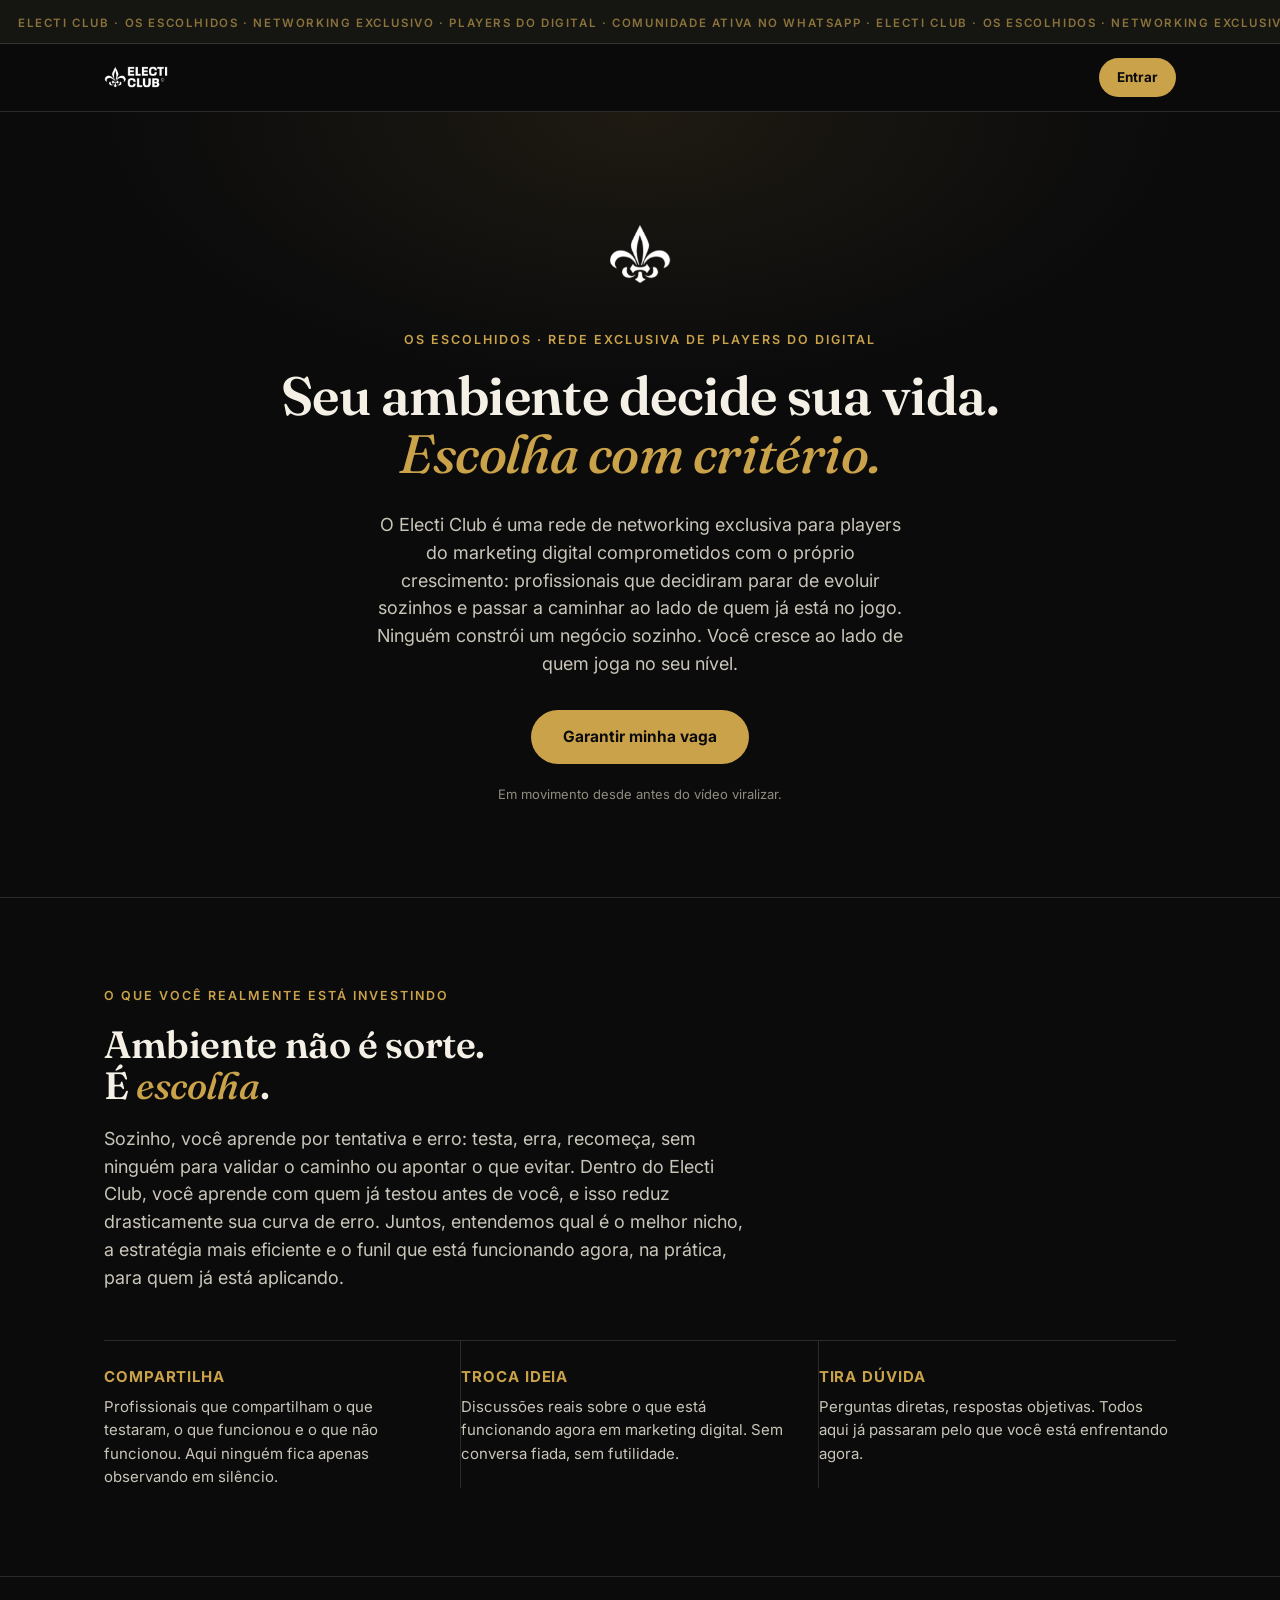
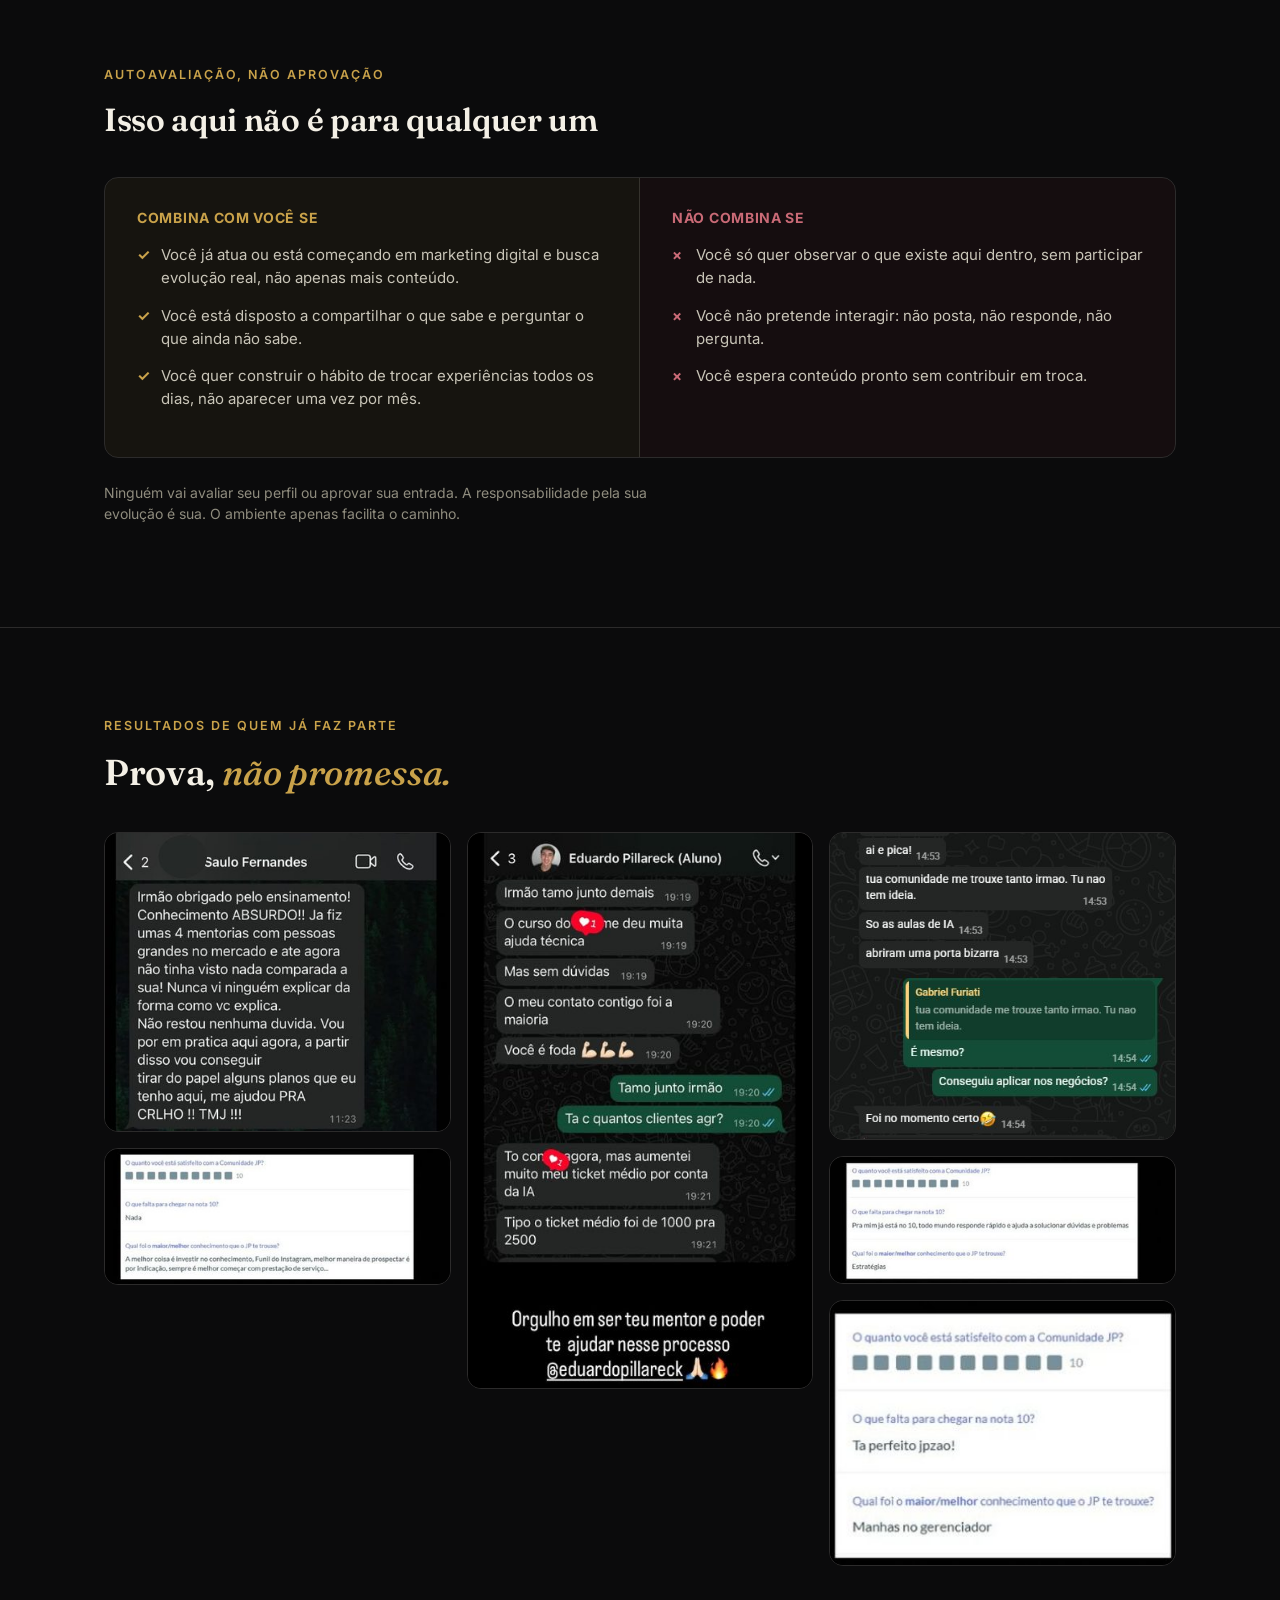
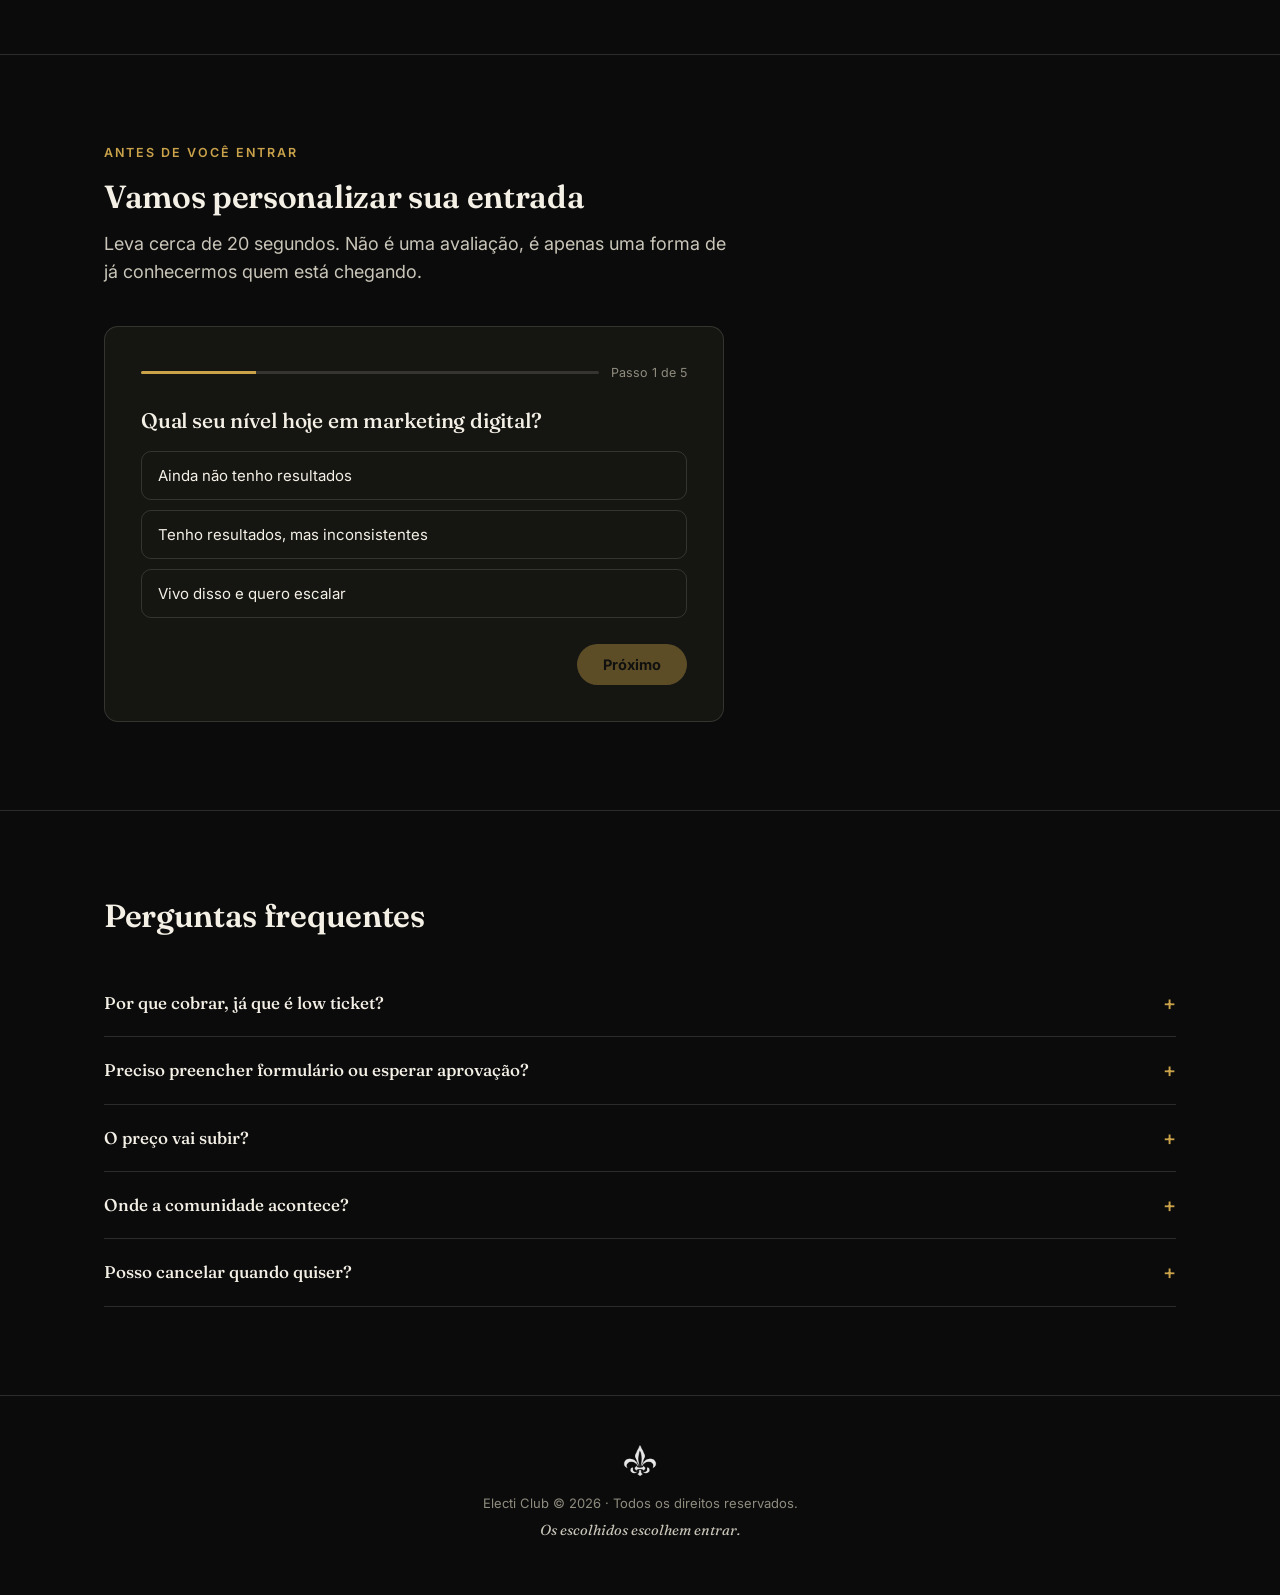
<file: index.html>
<!DOCTYPE html>
<html lang="pt-BR">
<head>
<!-- Meta Pixel Code -->
<script>
!function(f,b,e,v,n,t,s)
{if(f.fbq)return;n=f.fbq=function(){n.callMethod?
n.callMethod.apply(n,arguments):n.queue.push(arguments)};
if(!f._fbq)f._fbq=n;n.push=n;n.loaded=!0;n.version='2.0';
n.queue=[];t=b.createElement(e);t.async=!0;
t.src=v;s=b.getElementsByTagName(e)[0];
s.parentNode.insertBefore(t,s)}(window, document,'script',
'https://connect.facebook.net/en_US/fbevents.js');
fbq('init', '499310993007055');
fbq('track', 'PageView');
</script>
<noscript><img height="1" width="1" style="display:none"
src="https://www.facebook.com/tr?id=499310993007055&ev=PageView&noscript=1"
/></noscript>
<!-- End Meta Pixel Code -->
<meta charset="UTF-8">
<meta name="viewport" content="width=device-width, initial-scale=1.0">
<title>Electi Club | O ambiente que te faz crescer</title>
<meta name="description" content="Electi Club: a comunidade de networking exclusiva para players do marketing digital comprometidos com o próprio crescimento.">
<link rel="icon" type="image/png" href="assets/img/logo-icon.png">
<link rel="preconnect" href="https://fonts.googleapis.com">
<link rel="preconnect" href="https://fonts.gstatic.com" crossorigin>
<link href="https://fonts.googleapis.com/css2?family=Fraunces:ital,opsz,wght@0,9..144,500;0,9..144,600;1,9..144,500&family=Inter:wght@400;500;600;700;800&display=swap" rel="stylesheet">
<link rel="stylesheet" href="assets/css/styles.css">
<noscript><style>.reveal{opacity:1!important;transform:none!important;}</style></noscript>
</head>
<body>

<div class="ticker" aria-hidden="true">
  <div class="ticker-track">
    <span>ELECTI CLUB · OS ESCOLHIDOS · NETWORKING EXCLUSIVO · PLAYERS DO DIGITAL · COMUNIDADE ATIVA NO WHATSAPP · ELECTI CLUB · OS ESCOLHIDOS · NETWORKING EXCLUSIVO · PLAYERS DO DIGITAL · COMUNIDADE ATIVA NO WHATSAPP ·</span>
    <span>ELECTI CLUB · OS ESCOLHIDOS · NETWORKING EXCLUSIVO · PLAYERS DO DIGITAL · COMUNIDADE ATIVA NO WHATSAPP · ELECTI CLUB · OS ESCOLHIDOS · NETWORKING EXCLUSIVO · PLAYERS DO DIGITAL · COMUNIDADE ATIVA NO WHATSAPP ·</span>
  </div>
</div>

<header>
  <div class="wrap">
    <img class="logo-full" src="assets/img/logo-full.png" alt="Electi Club">
    <a class="btn btn-primary" href="#quiz">Entrar</a>
  </div>
</header>

<section class="hero" id="topo">
  <div class="wrap">
    <div class="seal-wrap">
      <span class="seal-ring"></span>
      <img class="seal-icon" src="assets/img/logo-icon.png" alt="">
    </div>
    <p class="eyebrow">Os escolhidos · Rede exclusiva de players do digital</p>
    <h1>Seu ambiente decide sua vida. <span class="ital">Escolha com critério.</span></h1>
    <p class="sub">O Electi Club é uma rede de networking exclusiva para players do marketing digital comprometidos com o próprio crescimento: profissionais que decidiram parar de evoluir sozinhos e passar a caminhar ao lado de quem já está no jogo. Ninguém constrói um negócio sozinho. Você cresce ao lado de quem joga no seu nível.</p>
    <div class="cta-row">
      <a class="btn btn-primary" href="#quiz">Garantir minha vaga</a>
    </div>
    <p class="proof">Em movimento desde antes do vídeo viralizar.</p>
  </div>
</section>

<section class="thesis" id="time-ativo">
  <div class="wrap">
    <p class="eyebrow reveal">O que você realmente está investindo</p>
    <h2 class="reveal">Ambiente não é sorte.<br>É <span class="ital">escolha</span>.</h2>
    <p class="lead reveal">Sozinho, você aprende por tentativa e erro: testa, erra, recomeça, sem ninguém para validar o caminho ou apontar o que evitar. Dentro do Electi Club, você aprende com quem já testou antes de você, e isso reduz drasticamente sua curva de erro. Juntos, entendemos qual é o melhor nicho, a estratégia mais eficiente e o funil que está funcionando agora, na prática, para quem já está aplicando.</p>
    <div class="thesis-grid stagger">
      <div class="reveal">
        <h3>Compartilha</h3>
        <p>Profissionais que compartilham o que testaram, o que funcionou e o que não funcionou. Aqui ninguém fica apenas observando em silêncio.</p>
      </div>
      <div class="reveal">
        <h3>Troca ideia</h3>
        <p>Discussões reais sobre o que está funcionando agora em marketing digital. Sem conversa fiada, sem futilidade.</p>
      </div>
      <div class="reveal">
        <h3>Tira dúvida</h3>
        <p>Perguntas diretas, respostas objetivas. Todos aqui já passaram pelo que você está enfrentando agora.</p>
      </div>
    </div>
  </div>
</section>

<section class="fit" id="para-quem">
  <div class="wrap">
    <p class="eyebrow reveal">Autoavaliação, não aprovação</p>
    <h2 class="reveal">Isso aqui não é para qualquer um</h2>
    <div class="fit-grid stagger">
      <div class="fit-col fit-yes reveal">
        <h3>Combina com você se</h3>
        <ul>
          <li>Você já atua ou está começando em marketing digital e busca evolução real, não apenas mais conteúdo.</li>
          <li>Você está disposto a compartilhar o que sabe e perguntar o que ainda não sabe.</li>
          <li>Você quer construir o hábito de trocar experiências todos os dias, não aparecer uma vez por mês.</li>
        </ul>
      </div>
      <div class="fit-col fit-no reveal">
        <h3>Não combina se</h3>
        <ul>
          <li>Você só quer observar o que existe aqui dentro, sem participar de nada.</li>
          <li>Você não pretende interagir: não posta, não responde, não pergunta.</li>
          <li>Você espera conteúdo pronto sem contribuir em troca.</li>
        </ul>
      </div>
    </div>
    <p class="fit-note">Ninguém vai avaliar seu perfil ou aprovar sua entrada. A responsabilidade pela sua evolução é sua. O ambiente apenas facilita o caminho.</p>
  </div>
</section>

<section class="testimonials" id="prova">
  <div class="wrap">
    <p class="eyebrow reveal">Resultados de quem já faz parte</p>
    <h2 class="reveal">Prova, <span class="ital">não promessa.</span></h2>
    <div class="proof-grid stagger">
      <img class="proof-shot reveal" src="assets/img/proof/saulo.jpg" alt="Print de depoimento de Saulo Fernandes sobre a mentoria">
      <img class="proof-shot reveal" src="assets/img/proof/survey1.jpg" alt="Resposta de pesquisa de satisfação, nota 10">
      <img class="proof-shot reveal" src="assets/img/proof/eduardo.jpg" alt="Print de conversa com Eduardo Pillareck sobre aumento de ticket médio">
      <img class="proof-shot reveal" src="assets/img/proof/gabriel.jpg" alt="Print de conversa sobre resultado com aulas de IA">
      <img class="proof-shot reveal" src="assets/img/proof/survey3.jpg" alt="Resposta de pesquisa de satisfação sobre suporte da comunidade">
      <img class="proof-shot reveal" src="assets/img/proof/survey2.jpg" alt="Resposta de pesquisa de satisfação sobre gerenciador de anúncios">
    </div>
  </div>
</section>

<section class="quiz" id="quiz">
  <div class="wrap">
    <p class="eyebrow">Antes de você entrar</p>
    <h2>Vamos personalizar sua entrada</h2>
    <p class="lead">Leva cerca de 20 segundos. Não é uma avaliação, é apenas uma forma de já conhecermos quem está chegando.</p>

    <div class="quiz-card reveal">
      <div class="quiz-progress">
        <div class="quiz-progress-track"><div class="quiz-progress-fill" id="quizFill"></div></div>
        <span class="quiz-progress-label" id="quizLabel">Passo 1 de 5</span>
      </div>

      <div class="quiz-step active" data-step="0">
        <h3>Qual seu nível hoje em marketing digital?</h3>
        <div class="quiz-options" data-key="nivel">
          <button class="quiz-opt" type="button">Ainda não tenho resultados</button>
          <button class="quiz-opt" type="button">Tenho resultados, mas inconsistentes</button>
          <button class="quiz-opt" type="button">Vivo disso e quero escalar</button>
        </div>
        <div class="quiz-nav">
          <span></span>
          <button class="quiz-next" type="button">Próximo</button>
        </div>
      </div>

      <div class="quiz-step" data-step="1">
        <h3>Qual sua principal área hoje?</h3>
        <div class="quiz-options" data-key="expertise">
          <button class="quiz-opt" type="button">Tráfego pago</button>
          <button class="quiz-opt" type="button">Automação e IA</button>
          <button class="quiz-opt" type="button">Infoprodutos e low ticket</button>
          <button class="quiz-opt" type="button">Copywriting e criativos</button>
          <button class="quiz-opt" type="button">Ainda estou definindo</button>
        </div>
        <div class="quiz-nav">
          <button class="quiz-back" type="button">← voltar</button>
          <button class="quiz-next" type="button">Próximo</button>
        </div>
      </div>

      <div class="quiz-step" data-step="2">
        <h3>O que você espera encontrar aqui dentro?</h3>
        <p class="quiz-hint">Pode escolher mais de uma opção.</p>
        <div class="quiz-options" data-key="interesse">
          <button class="quiz-opt" type="button">Resultados práticos que eu possa aplicar rápido</button>
          <button class="quiz-opt" type="button">Trocar ideia com outros profissionais todos os dias</button>
          <button class="quiz-opt" type="button">Um ambiente que me puxa pra cima</button>
          <button class="quiz-opt" type="button">Tirar dúvidas com quem já testou antes de mim</button>
          <button class="quiz-opt" type="button">Um pouco de tudo isso</button>
        </div>
        <div class="quiz-nav">
          <button class="quiz-back" type="button">← voltar</button>
          <button class="quiz-next" type="button">Próximo</button>
        </div>
      </div>

      <div class="quiz-step" data-step="3">
        <h3>Quanto tempo por semana você imagina dedicar ao grupo?</h3>
        <div class="quiz-options" data-key="tempo">
          <button class="quiz-opt" type="button">Só acompanhar</button>
          <button class="quiz-opt" type="button">De vez em quando</button>
          <button class="quiz-opt" type="button">Ativamente</button>
        </div>
        <div class="quiz-nav">
          <button class="quiz-back" type="button">← voltar</button>
          <button class="quiz-next" type="button">Próximo</button>
        </div>
      </div>

      <div class="quiz-step" data-step="4">
        <h3>O que você gostaria de encontrar na comunidade para acelerar seu crescimento?</h3>
        <textarea class="quiz-textarea" id="quizOpen" placeholder="Opcional, escreva livremente..."></textarea>
        <div class="quiz-nav">
          <button class="quiz-back" type="button">← voltar</button>
          <span>
            <button class="quiz-skip" type="button" id="quizSkip">Pular</button>
            <button class="quiz-next enabled" type="button" id="quizFinish">Ver resultado</button>
          </span>
        </div>
      </div>

      <div class="quiz-step quiz-result" data-step="5">
        <h3 id="resultTitle">Perfeito.</h3>
        <p id="resultBody"></p>
        <a class="btn btn-primary" href="#preco">Quero garantir minha vaga</a>
      </div>
    </div>
  </div>
</section>

<section class="pricing" id="preco" style="display:none;">
  <div class="wrap">
    <p class="eyebrow">Entrada na comunidade</p>
    <h2>O investimento de hoje é o menor que ele nunca mais vai ser</h2>
    <p class="lead" style="margin-left:auto;margin-right:auto;">Conforme o Electi Club cresce e entrega mais valor, o investimento sobe. Quem entra agora garante o valor atual.</p>

    <div class="card-membership">
      <p class="card-eyebrow">Electi Club</p>
      <p class="card-title">Membro Electi Club</p>
      <p class="card-price">R$ 17<span>,90/ano</span></p>
      <p class="card-price-note">cobrança anual · sem mensalidade</p>
      <ul>
        <li>Ambiente ativo de marketing digital, todos os dias</li>
        <li>Profissionais comprometidos trocando o que está funcionando agora</li>
        <li>Aprenda com quem já testou e evite repetir os mesmos erros</li>
        <li>Cobrança anual, sem mensalidade</li>
      </ul>
      <a class="btn btn-primary" href="https://pay.hub.la/d9ovtXGPBHAwMIfi0Ynn/upsell" id="checkoutLink">Garantir minha vaga</a>
    </div>
    <!-- Ajuste o preço R$17,90/ano acima para o valor final que você decidir -->
    <p class="card-fine">Cobrança anual. Sem mensalidade.</p>
  </div>
</section>

<section class="faq" id="faq">
  <div class="wrap">
    <h2>Perguntas frequentes</h2>

    <details>
      <summary><span>Por que cobrar, já que é low ticket?</span><span class="plus" aria-hidden="true">+</span></summary>
      <p>Porque o valor, mesmo acessível, funciona como o primeiro filtro de compromisso. O que é gratuito atrai curiosos. O que exige investimento atrai quem está disposto a participar de verdade.</p>
    </details>

    <details>
      <summary><span>Preciso preencher formulário ou esperar aprovação?</span><span class="plus" aria-hidden="true">+</span></summary>
      <p>Não. Não há formulário de aplicação nem análise manual. Existe um quiz rápido e opcional, apenas para personalizar sua entrada. Quem decide se o ambiente combina com você é você mesmo.</p>
    </details>

    <details>
      <summary><span>O preço vai subir?</span><span class="plus" aria-hidden="true">+</span></summary>
      <p>Sim. Conforme a comunidade cresce e entrega mais valor, o investimento sobe. Quem entra agora garante o valor atual.</p>
    </details>

    <details>
      <summary><span>Onde a comunidade acontece?</span><span class="plus" aria-hidden="true">+</span></summary>
      <p>Principalmente no WhatsApp: é onde as conversas acontecem de fato, todos os dias.</p>
    </details>

    <details>
      <summary><span>Posso cancelar quando quiser?</span><span class="plus" aria-hidden="true">+</span></summary>
      <p>Sim, sem fidelidade e sem burocracia.</p>
    </details>
  </div>
</section>

<footer>
  <div class="wrap">
    <img class="logo-icon" src="assets/img/logo-icon.png" alt="Electi Club">
    <p>Electi Club © <span id="year"></span> · Todos os direitos reservados.</p>
    <p class="tag">Os escolhidos escolhem entrar.</p>
  </div>
</footer>

<script src="assets/js/script.js"></script>

</body>
</html>
</file>
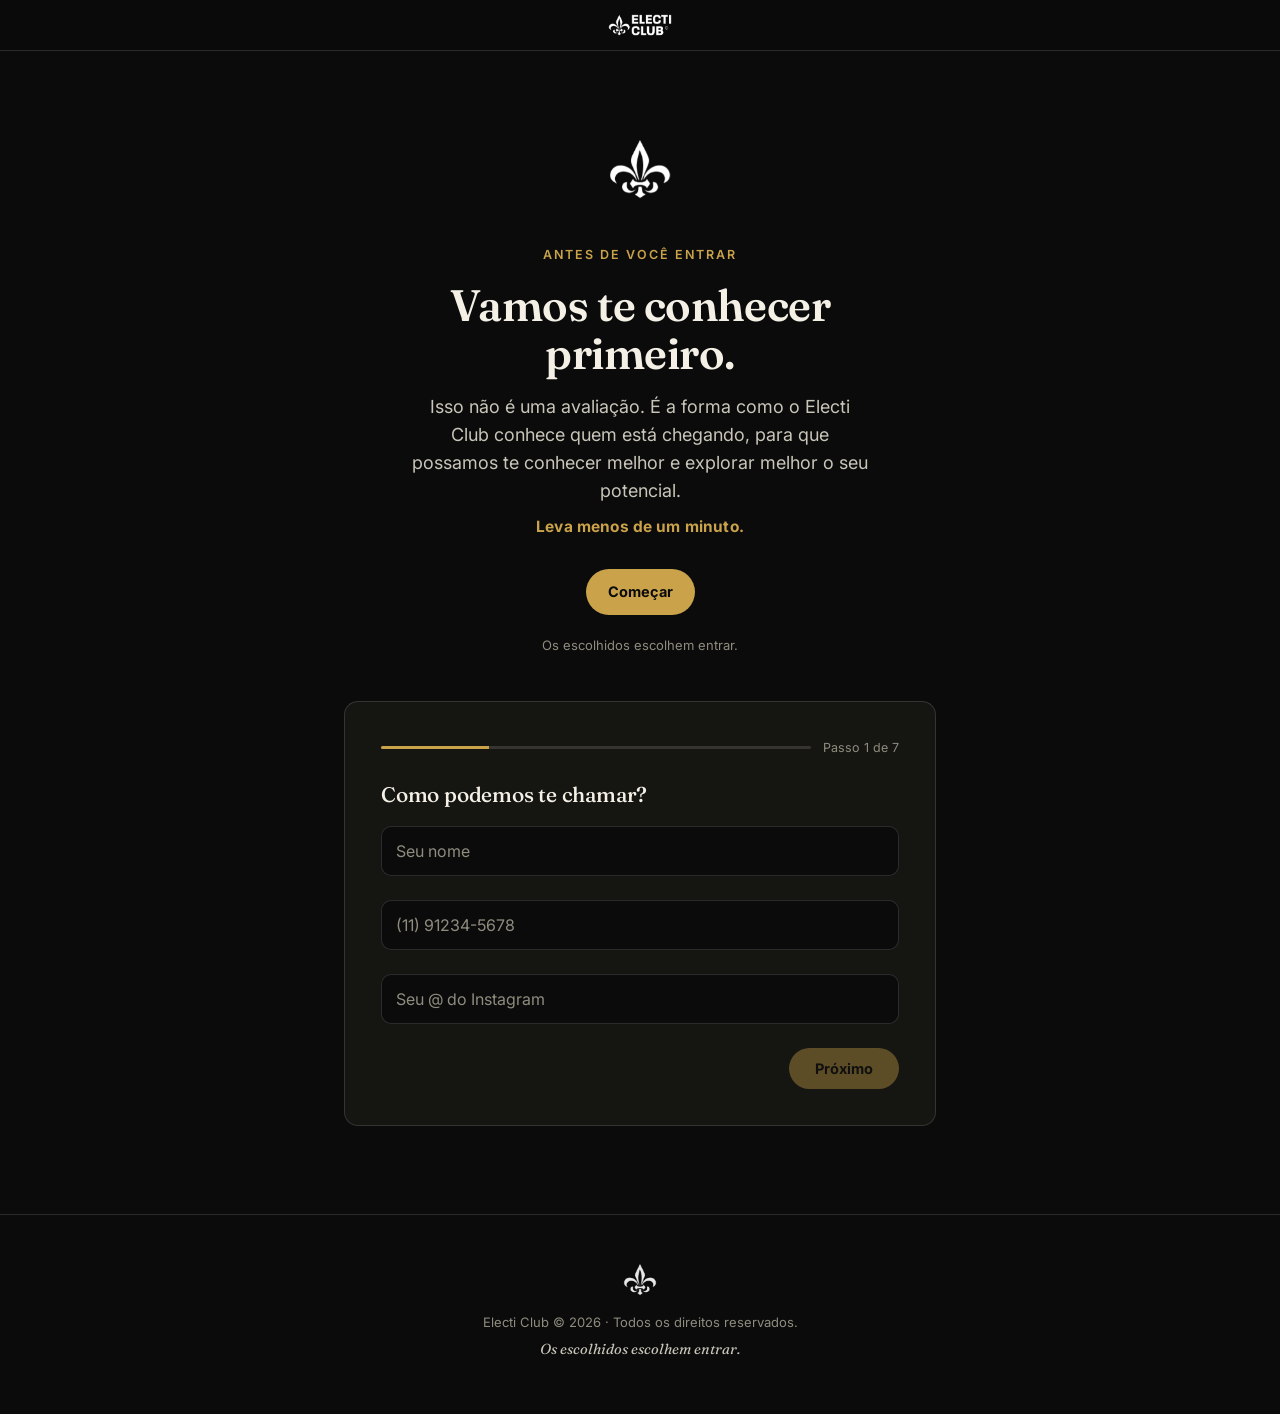
<file: quiz/index.html>
<!DOCTYPE html>
<html lang="pt-BR">
<head>
<meta charset="UTF-8">
<meta name="viewport" content="width=device-width, initial-scale=1.0">
<title>Electi Club | Antes de você entrar</title>
<meta name="description" content="Antes de entrar no Electi Club, vamos te conhecer. Leva menos de um minuto.">
<link rel="icon" type="image/png" href="../assets/img/logo-icon.png">
<link rel="preconnect" href="https://fonts.googleapis.com">
<link rel="preconnect" href="https://fonts.gstatic.com" crossorigin>
<link href="https://fonts.googleapis.com/css2?family=Fraunces:ital,opsz,wght@0,9..144,500;0,9..144,600;1,9..144,500&family=Inter:wght@400;500;600;700;800&display=swap" rel="stylesheet">
<link rel="stylesheet" href="../assets/css/styles.css">
<link rel="stylesheet" href="../assets/css/quiz.css">
<noscript><style>.reveal{opacity:1!important;transform:none!important;}</style></noscript>
</head>
<body>

<header>
  <div class="wrap">
    <a href="/"><img class="logo-full" src="../assets/img/logo-full.png" alt="Electi Club"></a>
  </div>
</header>

<section class="quiz-hero" id="topo">
  <div class="quiz-wrap">
    <div class="seal-wrap">
      <span class="seal-ring"></span>
      <img class="seal-icon" src="../assets/img/logo-icon.png" alt="">
    </div>
    <p class="eyebrow">Antes de você entrar</p>
    <h1>Vamos te conhecer primeiro.</h1>
    <p class="lead">Isso não é uma avaliação. É a forma como o Electi Club conhece quem está chegando, para que possamos te conhecer melhor e explorar melhor o seu potencial.</p>
    <p class="quiz-subtitle">Leva menos de um minuto.</p>
    <div class="cta-row">
      <a class="btn btn-primary" href="#quiz" id="startBtn">Começar</a>
    </div>
    <p class="proof">Os escolhidos escolhem entrar.</p>
  </div>
</section>

<section class="quiz-section" id="quiz">
  <div class="quiz-wrap">
    <div class="quiz-card reveal">
      <div class="quiz-progress">
        <div class="quiz-progress-track"><div class="quiz-progress-fill" id="quizFill"></div></div>
        <span class="quiz-progress-label" id="quizLabel">Passo 1 de 7</span>
      </div>

      <div class="quiz-step active" data-step="0">
        <h3>Como podemos te chamar?</h3>
        <input class="quiz-input" type="text" id="quizName" placeholder="Seu nome" autocomplete="given-name">
        <input class="quiz-input" type="tel" id="quizPhone" placeholder="(11) 91234-5678" autocomplete="tel" inputmode="numeric" maxlength="15">
        <input class="quiz-input" type="text" id="quizInstagram" placeholder="Seu @ do Instagram" autocomplete="off">
        <div class="quiz-nav">
          <span></span>
          <button class="quiz-next" type="button" id="nameNext">Próximo</button>
        </div>
      </div>

      <div class="quiz-step" data-step="1">
        <h3>Qual seu nível hoje em marketing digital?</h3>
        <div class="quiz-options" data-key="nivel">
          <button class="quiz-opt" type="button">Ainda não tenho resultados</button>
          <button class="quiz-opt" type="button">Tenho resultados, mas inconsistentes</button>
          <button class="quiz-opt" type="button">Vivo disso e quero escalar</button>
        </div>
        <div class="quiz-nav">
          <button class="quiz-back" type="button">← voltar</button>
          <button class="quiz-next" type="button">Próximo</button>
        </div>
      </div>

      <div class="quiz-step" data-step="2">
        <h3>Qual sua principal área hoje?</h3>
        <div class="quiz-options" data-key="expertise">
          <button class="quiz-opt" type="button">Tráfego pago</button>
          <button class="quiz-opt" type="button">Automação e IA</button>
          <button class="quiz-opt" type="button">Infoprodutos e low ticket</button>
          <button class="quiz-opt" type="button">Copywriting e criativos</button>
          <button class="quiz-opt" type="button">Ainda estou definindo</button>
        </div>
        <div class="quiz-nav">
          <button class="quiz-back" type="button">← voltar</button>
          <button class="quiz-next" type="button">Próximo</button>
        </div>
      </div>

      <div class="quiz-step" data-step="3">
        <h3>O que você espera encontrar aqui dentro?</h3>
        <p class="quiz-hint">Pode escolher mais de uma opção.</p>
        <div class="quiz-options" data-key="interesse">
          <button class="quiz-opt" type="button">Resultados práticos que eu possa aplicar rápido</button>
          <button class="quiz-opt" type="button">Trocar ideia com outros profissionais todos os dias</button>
          <button class="quiz-opt" type="button">Um ambiente que me puxa pra cima</button>
          <button class="quiz-opt" type="button">Tirar dúvidas com quem já testou antes de mim</button>
          <button class="quiz-opt" type="button">Um pouco de tudo isso</button>
        </div>
        <div class="quiz-nav">
          <button class="quiz-back" type="button">← voltar</button>
          <button class="quiz-next" type="button">Próximo</button>
        </div>
      </div>

      <div class="quiz-step" data-step="4">
        <h3>Quanto tempo por semana você imagina dedicar ao grupo?</h3>
        <div class="quiz-options" data-key="tempo">
          <button class="quiz-opt" type="button">Só acompanhar</button>
          <button class="quiz-opt" type="button">De vez em quando</button>
          <button class="quiz-opt" type="button">Ativamente</button>
        </div>
        <div class="quiz-nav">
          <button class="quiz-back" type="button">← voltar</button>
          <button class="quiz-next" type="button">Próximo</button>
        </div>
      </div>

      <div class="quiz-step" data-step="5">
        <h3>O que você gostaria de encontrar na comunidade para acelerar seu crescimento?</h3>
        <textarea class="quiz-textarea" id="quizOpen" placeholder="Opcional, escreva livremente..."></textarea>
        <div class="quiz-nav">
          <button class="quiz-back" type="button">← voltar</button>
          <span>
            <button class="quiz-skip" type="button" id="quizSkip">Pular</button>
            <button class="quiz-next enabled" type="button" id="quizContinue">Continuar</button>
          </span>
        </div>
      </div>

      <div class="quiz-step" data-step="6">
        <p class="eyebrow">Resultados de quem já faz parte</p>
        <h3>Prova, não promessa.</h3>
        <div class="quiz-proof-stack">
          <img class="quiz-proof-shot" src="../assets/img/proof/saulo.jpg" alt="Print de depoimento de Saulo Fernandes sobre a mentoria">
          <img class="quiz-proof-shot" src="../assets/img/proof/survey1.jpg" alt="Resposta de pesquisa de satisfação, nota 10">
          <img class="quiz-proof-shot" src="../assets/img/proof/eduardo.jpg" alt="Print de conversa com Eduardo Pillareck sobre aumento de ticket médio">
          <img class="quiz-proof-shot" src="../assets/img/proof/gabriel.jpg" alt="Print de conversa sobre resultado com aulas de IA">
          <img class="quiz-proof-shot" src="../assets/img/proof/survey3.jpg" alt="Resposta de pesquisa de satisfação sobre suporte da comunidade">
          <img class="quiz-proof-shot" src="../assets/img/proof/survey2.jpg" alt="Resposta de pesquisa de satisfação sobre gerenciador de anúncios">
        </div>
        <div class="quiz-nav">
          <button class="quiz-back" type="button">← voltar</button>
          <button class="quiz-next enabled" type="button" id="quizProofNext">Ver resultado</button>
        </div>
      </div>

      <div class="quiz-step quiz-result" data-step="7">
        <h3 id="resultTitle">Perfeito.</h3>
        <p id="resultBody"></p>

        <div class="quiz-price">
          <p class="quiz-price-eyebrow">Entrada na comunidade</p>
          <p class="quiz-price-value">R$ 17<span>,90/ano</span></p>
          <p class="quiz-price-note">cobrança anual · sem mensalidade</p>
          <ul class="quiz-price-list">
            <li>Ambiente ativo de marketing digital, todos os dias</li>
            <li>Profissionais comprometidos trocando o que está funcionando agora</li>
            <li>Aprenda com quem já testou e evite repetir os mesmos erros</li>
          </ul>
          <a class="btn btn-primary" href="https://pay.hub.la/d9ovtXGPBHAwMIfi0Ynn/upsell" id="checkoutLink">Garantir minha vaga</a>
          <!-- Ajuste o preço R$17,90/ano acima para o valor final que você decidir -->
          <p class="quiz-price-fine">Cobrança anual. Sem mensalidade.</p>
        </div>
      </div>
    </div>
  </div>
</section>

<footer>
  <div class="wrap">
    <img class="logo-icon" src="../assets/img/logo-icon.png" alt="Electi Club">
    <p>Electi Club © <span id="year"></span> · Todos os direitos reservados.</p>
    <p class="tag">Os escolhidos escolhem entrar.</p>
  </div>
</footer>

<script src="../assets/js/quiz.js"></script>

</body>
</html>
</file>
<file: assets/css/styles.css>
:root{
    --ink:#0b0b0c;
    --ink-2:#151512;
    --ink-3:#1d1c17;
    --bone:#f4f0e6;
    --bone-dim:#c9c5b8;
    --brass:#c9a24a;
    --brass-dim:#8a723a;
    --wine:#8a2632;
    --mute:#8f8c7e;
    --line:rgba(244,240,230,0.14);
    --maxw:1120px;
    --radius:14px;
    font-size:16px;
  }

  *{box-sizing:border-box;}
  html{scroll-behavior:smooth;}
  body{
    margin:0;
    background:var(--ink);
    color:var(--bone);
    font-family:'Inter',system-ui,-apple-system,sans-serif;
    line-height:1.55;
    -webkit-font-smoothing:antialiased;
  }
  img{max-width:100%;display:block;}
  h1,h2,h3{
    font-family:'Fraunces',Georgia,serif;
    font-weight:600;
    line-height:1.08;
    margin:0 0 .5em;
    letter-spacing:-0.01em;
  }
  .ital{font-style:italic;font-weight:500;color:var(--brass);}
  p{margin:0 0 1em;}
  a{color:inherit;}
  ul{margin:0;padding:0;list-style:none;}

  .wrap{max-width:var(--maxw);margin:0 auto;padding:0 24px;}
  section{padding:88px 0;position:relative;}
  .eyebrow{
    font-size:12.5px;
    letter-spacing:0.16em;
    text-transform:uppercase;
    color:var(--brass);
    font-weight:600;
    margin:0 0 18px;
  }
  .lead{font-size:18px;color:var(--bone-dim);max-width:640px;}

  :focus-visible{outline:2px solid var(--brass);outline-offset:3px;}

  /* ---------- Ticker ---------- */
  .ticker{
    background:var(--ink-2);
    border-bottom:1px solid var(--line);
    overflow:hidden;
    white-space:nowrap;
    padding:9px 0;
  }
  .ticker-track{
    display:inline-flex;
    width:max-content;
  }
  .ticker-track span{
    display:inline-block;
    padding:0 18px;
    font-size:11.5px;
    letter-spacing:0.14em;
    text-transform:uppercase;
    color:var(--brass-dim);
    font-weight:600;
  }
  @media (prefers-reduced-motion:no-preference){
    .ticker-track{animation:marquee 34s linear infinite;}
  }
  @keyframes marquee{
    from{transform:translateX(0);}
    to{transform:translateX(-50%);}
  }

  /* ---------- Header ---------- */
  header{
    position:sticky;top:0;z-index:50;
    background:rgba(11,11,12,0.86);
    backdrop-filter:blur(8px);
    border-bottom:1px solid var(--line);
  }
  header .wrap{
    display:flex;align-items:center;justify-content:space-between;
    padding-top:14px;padding-bottom:14px;
  }
  header .logo-full{height:22px;width:auto;}
  .btn{
    display:inline-block;
    font-family:'Inter',sans-serif;
    font-weight:700;
    font-size:14.5px;
    padding:12px 22px;
    border-radius:999px;
    text-decoration:none;
    text-align:center;
    transition:transform .15s ease, background .15s ease;
    cursor:pointer;
    border:none;
  }
  .btn-primary{background:var(--brass);color:var(--ink);}
  .btn-primary:hover{transform:translateY(-1px);background:#dab461;}
  .btn-ghost{background:transparent;color:var(--bone);border:1px solid var(--line);}
  .btn-ghost:hover{border-color:var(--brass);color:var(--brass);}
  header .btn{padding:9px 18px;font-size:13.5px;}

  /* ---------- Hero ---------- */
  .hero{
    text-align:center;
    padding:96px 0 80px;
    background:
      radial-gradient(ellipse 60% 50% at 50% 0%, rgba(200,162,74,0.10), transparent 70%);
  }
  .seal-wrap{
    position:relative;
    width:92px;height:92px;
    margin:0 auto 30px;
    display:flex;align-items:center;justify-content:center;
  }
  .seal-icon{width:64px;height:auto;position:relative;z-index:2;opacity:1;}
  .seal-ring{
    position:absolute;inset:0;
    border:1px solid var(--brass);
    border-radius:50%;
    opacity:0;
  }
  @media (prefers-reduced-motion:no-preference){
    .seal-icon{animation:sealDrop .7s cubic-bezier(.2,.9,.25,1.2) both;}
    .seal-ring{animation:ringPulse 1.4s ease-out .35s both;}
    .hero .eyebrow{animation:fadeUp .6s ease .25s both;}
    .hero h1{animation:fadeUp .6s ease .35s both;}
    .hero .sub{animation:fadeUp .6s ease .45s both;}
    .hero .cta-row{animation:fadeUp .6s ease .55s both;}
    .hero .proof{animation:fadeUp .6s ease .65s both;}
  }
  @keyframes sealDrop{
    0%{transform:translateY(-16px) scale(.8);opacity:0;}
    60%{transform:translateY(2px) scale(1.05);opacity:1;}
    100%{transform:translateY(0) scale(1);opacity:1;}
  }
  @keyframes ringPulse{
    0%{transform:scale(.55);opacity:.55;}
    100%{transform:scale(2.1);opacity:0;}
  }
  @keyframes fadeUp{
    from{opacity:0;transform:translateY(14px);}
    to{opacity:1;transform:translateY(0);}
  }
  .hero h1{
    font-size:clamp(32px,6vw,54px);
    max-width:780px;margin-left:auto;margin-right:auto;
  }
  .hero .sub{
    font-size:18px;color:var(--bone-dim);
    max-width:540px;margin:0 auto 32px;
  }
  .cta-row{
    display:flex;flex-direction:column;align-items:center;gap:14px;margin-bottom:20px;
  }
  .btn-link{
    font-size:14px;color:var(--bone-dim);text-decoration:underline;
    text-underline-offset:3px;
  }
  .btn-link:hover{color:var(--brass);}
  .hero .btn-primary{padding:15px 32px;font-size:15.5px;}
  .proof{font-size:13px;color:var(--mute);}

  /* ---------- Thesis / big idea ---------- */
  .thesis{border-top:1px solid var(--line);}
  .thesis h2{font-size:clamp(26px,4vw,38px);max-width:620px;}
  .thesis-grid{
    display:grid;grid-template-columns:repeat(3,1fr);
    gap:0;margin-top:48px;
    border-top:1px solid var(--line);
  }
  .thesis-grid > div{
    padding:28px 28px 0 0;
    border-right:1px solid var(--line);
  }
  .thesis-grid > div:last-child{border-right:none;padding-right:0;}
  .thesis-grid h3{
    font-family:'Inter',sans-serif;font-weight:700;font-size:15px;
    text-transform:uppercase;letter-spacing:0.06em;color:var(--brass);
    margin-bottom:10px;
  }
  .thesis-grid p{color:var(--bone-dim);font-size:15px;margin:0;}

  /* ---------- Topics ---------- */
  .topics{border-top:1px solid var(--line);padding-top:64px;padding-bottom:64px;}
  .topics h2{font-size:clamp(22px,3.4vw,30px);margin-bottom:28px;}
  .pill-row{display:flex;flex-wrap:wrap;gap:10px;}
  .pill{
    border:1px solid var(--line);
    border-radius:999px;
    padding:10px 18px;
    font-size:14px;
    color:var(--bone-dim);
    white-space:nowrap;
  }
  .pill.hl{border-color:var(--brass-dim);color:var(--brass);}

  /* ---------- Fit section ---------- */
  .fit{border-top:1px solid var(--line);}
  .fit h2{font-size:clamp(24px,3.6vw,32px);max-width:560px;}
  .fit-grid{
    display:grid;grid-template-columns:1fr 1fr;gap:0;
    margin-top:40px;
    border:1px solid var(--line);border-radius:var(--radius);overflow:hidden;
  }
  .fit-col{padding:32px;}
  .fit-yes{background:rgba(200,162,74,0.06);border-right:1px solid var(--line);}
  .fit-no{background:rgba(138,38,50,0.08);}
  .fit-col h3{
    font-family:'Inter',sans-serif;font-weight:700;font-size:14px;
    text-transform:uppercase;letter-spacing:0.05em;margin-bottom:18px;
  }
  .fit-yes h3{color:var(--brass);}
  .fit-no h3{color:#c96a76;}
  .fit-col li{
    font-size:15px;color:var(--bone-dim);
    padding-left:24px;position:relative;margin-bottom:14px;
  }
  .fit-yes li::before{content:"✓";position:absolute;left:0;color:var(--brass);font-weight:700;}
  .fit-no li::before{content:"×";position:absolute;left:0;color:#c96a76;font-weight:700;}
  .fit-note{margin-top:24px;font-size:14px;color:var(--mute);max-width:560px;}

  @media (max-width:720px){
    .fit-grid{grid-template-columns:1fr;}
    .fit-yes{border-right:none;border-bottom:1px solid var(--line);}
  }

  /* ---------- Quiz ---------- */
  .quiz{border-top:1px solid var(--line);}
  .quiz h2{font-size:clamp(24px,3.6vw,32px);}
  .quiz-card{
    margin-top:40px;
    border:1px solid var(--line);
    border-radius:var(--radius);
    background:var(--ink-2);
    padding:36px;
    max-width:620px;
  }
  .quiz-progress{
    display:flex;align-items:center;gap:12px;margin-bottom:26px;
  }
  .quiz-progress-track{
    flex:1;height:3px;background:var(--line);border-radius:2px;overflow:hidden;
  }
  .quiz-progress-fill{
    height:100%;width:25%;background:var(--brass);transition:width .3s ease;
  }
  .quiz-progress-label{font-size:12.5px;color:var(--mute);white-space:nowrap;}
  .quiz-step{display:none;}
  .quiz-step.active{display:block;animation:fadeUp .35s ease both;}
  .quiz-step h3{
    font-family:'Fraunces',serif;font-weight:500;font-size:21px;margin-bottom:20px;
  }
  .quiz-step h3 + .quiz-hint{margin-top:-14px;}
  .quiz-hint{font-size:13px;color:var(--mute);margin-bottom:18px;}
  .quiz-options{display:flex;flex-direction:column;gap:10px;margin-bottom:26px;}
  .quiz-opt{
    text-align:left;
    background:transparent;
    border:1px solid var(--line);
    color:var(--bone);
    padding:14px 16px;
    border-radius:10px;
    font-family:'Inter',sans-serif;font-size:15px;
    cursor:pointer;
    transition:border-color .15s ease, background .15s ease;
  }
  .quiz-opt:hover{border-color:var(--brass-dim);}
  .quiz-opt.selected{border-color:var(--brass);background:rgba(200,162,74,0.09);color:var(--brass);}
  .quiz-textarea{
    width:100%;min-height:96px;
    background:var(--ink);
    border:1px solid var(--line);
    border-radius:10px;
    color:var(--bone);
    font-family:'Inter',sans-serif;font-size:15px;
    padding:14px;margin-bottom:22px;
    resize:vertical;
  }
  .quiz-nav{display:flex;justify-content:space-between;align-items:center;gap:12px;}
  .quiz-back{
    background:none;border:none;color:var(--mute);font-size:14px;cursor:pointer;
    font-family:'Inter',sans-serif;
  }
  .quiz-back:hover{color:var(--bone);}
  .quiz-next{
    background:var(--brass);color:var(--ink);border:none;
    padding:12px 26px;border-radius:999px;font-weight:700;font-size:14.5px;
    cursor:pointer;font-family:'Inter',sans-serif;
    opacity:0.4;pointer-events:none;transition:opacity .15s ease;
  }
  .quiz-next.enabled{opacity:1;pointer-events:auto;}
  .quiz-skip{
    font-size:13px;color:var(--mute);text-decoration:underline;
    background:none;border:none;cursor:pointer;font-family:'Inter',sans-serif;
    margin-left:14px;
  }
  .quiz-result h3{font-size:23px;margin-bottom:14px;}
  .quiz-result p{color:var(--bone-dim);font-size:15.5px;}
  .quiz-result .btn-primary{margin-top:10px;}

  /* ---------- Pricing ---------- */
  .pricing{border-top:1px solid var(--line);text-align:center;}
  .pricing h2{font-size:clamp(26px,4vw,38px);max-width:640px;margin-left:auto;margin-right:auto;}
  .card-membership{
    max-width:400px;margin:44px auto 0;
    border:1px solid var(--brass-dim);
    border-radius:var(--radius);
    background:linear-gradient(180deg, var(--ink-3), var(--ink-2));
    padding:38px 32px;
    text-align:left;
    position:relative;
    overflow:hidden;
  }
  .card-membership::before{
    content:"";position:absolute;top:-40px;right:-40px;width:160px;height:160px;
    background:radial-gradient(circle, rgba(200,162,74,0.14), transparent 70%);
  }
  .card-eyebrow{
    font-size:11.5px;letter-spacing:0.14em;text-transform:uppercase;
    color:var(--brass);font-weight:700;margin-bottom:6px;
  }
  .card-title{font-family:'Fraunces',serif;font-size:22px;margin-bottom:18px;}
  .card-price{font-family:'Fraunces',serif;font-size:44px;color:var(--bone);margin-bottom:2px;}
  .card-price span{font-size:16px;color:var(--mute);font-family:'Inter',sans-serif;}
  .card-price-note{font-size:12.5px;color:var(--mute);margin-bottom:24px;}
  .card-membership ul{margin-bottom:26px;}
  .card-membership li{
    font-size:14.5px;color:var(--bone-dim);padding-left:22px;position:relative;margin-bottom:10px;
  }
  .card-membership li::before{content:"✓";position:absolute;left:0;color:var(--brass);}
  .card-membership .btn-primary{width:100%;padding:14px;font-size:15px;}
  .card-fine{font-size:12px;color:var(--mute);margin-top:14px;text-align:center;}

  /* ---------- Testimonials (real screenshots) ---------- */
  .testimonials{border-top:1px solid var(--line);}
  .testimonials h2{font-size:clamp(26px,4vw,36px);max-width:620px;}
  .proof-grid{
    column-count:3;
    column-gap:16px;
    margin-top:40px;
  }
  .proof-shot{
    width:100%;
    display:block;
    margin-bottom:16px;
    border-radius:14px;
    border:1px solid var(--line);
    break-inside:avoid;
  }
  @media (max-width:900px){
    .proof-grid{column-count:2;}
  }
  @media (max-width:560px){
    .proof-grid{column-count:1;}
  }

  /* ---------- FAQ ---------- */
  .faq{border-top:1px solid var(--line);}
  .faq h2{font-size:clamp(24px,3.6vw,32px);margin-bottom:36px;}
  details{
    border-bottom:1px solid var(--line);
    padding:20px 0;
  }
  summary{
    cursor:pointer;font-family:'Fraunces',serif;font-size:17px;font-weight:500;
    list-style:none;display:flex;justify-content:space-between;align-items:center;gap:16px;
  }
  summary::-webkit-details-marker{display:none;}
  summary .plus{
    font-family:'Inter',sans-serif;font-size:20px;color:var(--brass);flex-shrink:0;
    transition:transform .2s ease;line-height:1;
  }
  details[open] summary .plus{transform:rotate(45deg);}
  details p{margin-top:14px;color:var(--bone-dim);font-size:15px;max-width:640px;}

  /* ---------- Footer ---------- */
  footer{
    border-top:1px solid var(--line);
    padding:48px 0;
    text-align:center;
  }
  footer .logo-icon{width:34px;height:auto;margin:0 auto 16px;opacity:0.9;}
  footer p{margin:0 0 6px;font-size:13px;color:var(--mute);}
  footer .tag{font-family:'Fraunces',serif;font-style:italic;color:var(--bone-dim);font-size:14.5px;}

  /* ---------- Scroll reveal ---------- */
  .reveal{
    opacity:0;
    transform:translateY(22px);
  }
  .reveal.in-view{
    opacity:1;
    transform:translateY(0);
  }
  @media (prefers-reduced-motion:no-preference){
    .reveal{
      transition:opacity .65s cubic-bezier(.2,.7,.2,1), transform .65s cubic-bezier(.2,.7,.2,1);
    }
    .stagger .reveal:nth-child(1){transition-delay:0s;}
    .stagger .reveal:nth-child(2){transition-delay:.08s;}
    .stagger .reveal:nth-child(3){transition-delay:.16s;}
    .stagger .reveal:nth-child(4){transition-delay:.24s;}
    .stagger .reveal:nth-child(5){transition-delay:.32s;}
  }
  @media (prefers-reduced-motion:reduce){
    .reveal{opacity:1;transform:none;}
  }

  @media (max-width:640px){
    section{padding:64px 0;}
    .thesis-grid{grid-template-columns:1fr;}
    .thesis-grid > div{border-right:none;border-bottom:1px solid var(--line);padding:24px 0;}
    .thesis-grid > div:first-child{padding-top:0;}
    .quiz-card{padding:26px 22px;}
    .card-membership{padding:30px 24px;}
  }
</file>
<file: assets/css/quiz.css>
/* ---------- Página standalone do quiz ---------- */

.quiz-wrap{
  max-width:640px;
  margin:0 auto;
  padding:0 24px;
}

header .wrap{justify-content:center;}
header .logo-full{height:22px;width:auto;}

.quiz-hero{
  text-align:center;
  padding:72px 0 8px;
}
.quiz-hero h1{
  font-size:clamp(30px,5vw,44px);
  max-width:520px;
  margin:0 auto 16px;
}
.quiz-hero .lead{
  max-width:460px;
  margin:0 auto 10px;
}
.quiz-subtitle{
  font-family:'Inter',sans-serif;
  font-weight:700;
  font-size:15.5px;
  letter-spacing:0.01em;
  color:var(--brass);
  max-width:460px;
  margin:0 auto 30px;
}
.quiz-hero .proof{
  font-size:13px;
  color:var(--mute);
  margin-top:18px;
}

.quiz-section{padding-top:24px;}
.quiz-section .quiz-card{
  max-width:100%;
  margin:0 auto;
}

.quiz-input{
  width:100%;
  background:var(--ink);
  border:1px solid var(--line);
  border-radius:10px;
  color:var(--bone);
  font-family:'Inter',sans-serif;
  font-size:16px;
  padding:14px;
  margin-bottom:24px;
}
.quiz-input:focus{
  outline:none;
  border-color:var(--brass);
}
.quiz-input::placeholder{color:var(--mute);}

/* ---------- Passo de prova social (dentro do card) ---------- */
.quiz-proof-stack{
  display:flex;
  flex-direction:column;
  gap:14px;
  max-height:400px;
  overflow-y:auto;
  margin:18px 0 26px;
  padding-right:4px;
}
.quiz-proof-shot{
  width:100%;
  display:block;
  border-radius:14px;
  border:1px solid var(--line);
}

/* ---------- Passo final: resultado + preço ---------- */
.quiz-price{
  margin-top:30px;
  padding-top:28px;
  border-top:1px solid var(--line);
  text-align:left;
}
.quiz-price-eyebrow{
  font-size:11.5px;
  letter-spacing:0.14em;
  text-transform:uppercase;
  color:var(--brass);
  font-weight:700;
  margin-bottom:6px;
}
.quiz-price-value{
  font-family:'Fraunces',serif;
  font-size:38px;
  color:var(--bone);
  margin-bottom:2px;
}
.quiz-price-value span{
  font-size:15px;
  color:var(--mute);
  font-family:'Inter',sans-serif;
}
.quiz-price-note{
  font-size:12.5px;
  color:var(--mute);
  margin-bottom:22px;
}
.quiz-price-list{margin-bottom:24px;}
.quiz-price-list li{
  font-size:14.5px;
  color:var(--bone-dim);
  padding-left:22px;
  position:relative;
  margin-bottom:10px;
}
.quiz-price-list li::before{
  content:"✓";
  position:absolute;
  left:0;
  color:var(--brass);
}
.quiz-price .btn-primary{
  width:100%;
  padding:14px;
  font-size:15px;
  text-align:center;
}
.quiz-price-fine{
  font-size:12px;
  color:var(--mute);
  margin-top:14px;
  text-align:center;
}

@media (max-width:640px){
  .quiz-hero{padding-top:56px;}
}
</file>
